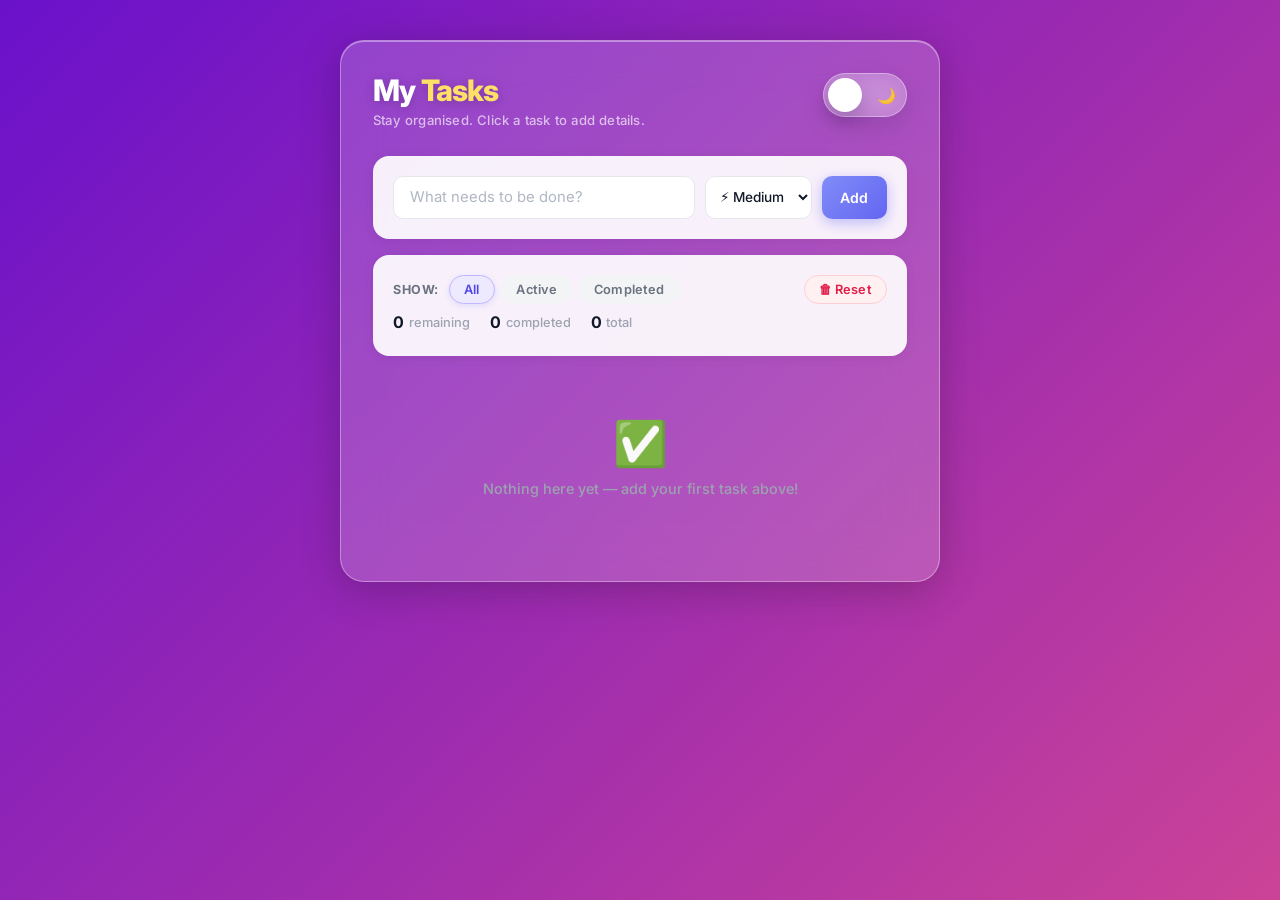
<file: index.html>
<!DOCTYPE html>
<html lang="en">
  <head>
    <meta charset="UTF-8" />
    <meta name="viewport" content="width=device-width, initial-scale=1.0" />
    <title>To-Do List</title>
    <link rel="preconnect" href="https://fonts.googleapis.com" />
    <link rel="preconnect" href="https://fonts.gstatic.com" crossorigin />
    <link href="https://fonts.googleapis.com/css2?family=Inter:wght@400;500;600;700;800&display=swap" rel="stylesheet" />
    <script>
      (() => {
        const savedTheme = localStorage.getItem('theme-preference');
        const preferredTheme = window.matchMedia('(prefers-color-scheme: dark)').matches ? 'dark' : 'light';
        document.documentElement.dataset.theme = savedTheme || preferredTheme;
      })();
    </script>
    <link rel="stylesheet" href="css/styles.css" />
  </head>

  <body>
    <main>
      <header class="app-header">
        <div class="header-top-row">
          <div>
            <h1>My <span>Tasks</span></h1>
            <p class="app-subtitle">Stay organised. Click a task to add details.</p>
          </div>
          <label class="theme-toggle" for="theme-toggle" aria-label="Toggle dark mode">
            <input type="checkbox" id="theme-toggle" aria-label="Toggle between light mode and dark mode" />
            <span class="theme-toggle-track">
              <span class="theme-icon theme-icon-light" aria-hidden="true">☀️</span>
              <span class="theme-toggle-thumb"></span>
              <span class="theme-icon theme-icon-dark" aria-hidden="true">🌙</span>
            </span>
          </label>
        </div>
      </header>

      <!-- Add task -->
      <div class="section">
        <form id="add-form" aria-label="Add a new task">
          <input
            type="text"
            id="task-input"
            placeholder="What needs to be done?"
            maxlength="200"
            autocomplete="off"
            aria-label="Task description"
          />
          <select id="priority-select" aria-label="Priority">
            <option value="medium">⚡ Medium</option>
            <option value="high">🔴 High</option>
            <option value="low">🟢 Low</option>
          </select>
          <button type="submit" id="add-btn">Add</button>
        </form>
      </div>

      <!-- Filter + reset bar -->
      <div class="section">
        <div class="filter-bar" role="group" aria-label="Filter tasks">
          <label>Show:</label>
          <button class="filter-btn active" data-filter="all">All</button>
          <button class="filter-btn" data-filter="active">Active</button>
          <button class="filter-btn" data-filter="completed">Completed</button>
          <button id="reset-btn" aria-label="Clear all tasks">🗑 Reset</button>
        </div>

        <!-- Stats -->
        <p class="stats" aria-live="polite" id="stats"></p>
      </div>

      <!-- Task list -->
      <ul id="task-list" aria-label="Task list"></ul>

      <!-- Empty state -->
      <div id="empty-state" hidden>
        <span class="icon">✅</span>
        Nothing here yet — add your first task above!
      </div>
    </main>

    <!-- Task detail modal -->
    <div class="modal-overlay" id="modal-overlay" role="dialog" aria-modal="true" aria-labelledby="modal-task-title">
      <div class="modal">
        <div class="modal-header">
          <div class="modal-title">
            <span>Task Details</span>
            <span id="modal-task-title"></span>
          </div>
          <button class="modal-close" id="modal-close-btn" aria-label="Close">✕</button>
        </div>
        <div class="modal-body">
          <div class="modal-row">
            <div class="modal-field">
              <label for="detail-date">📅 Date</label>
              <input type="date" id="detail-date" />
            </div>
            <div class="modal-field">
              <label for="detail-time">🕐 Time</label>
              <input type="time" id="detail-time" />
            </div>
          </div>
          <div class="modal-field">
            <label for="detail-location">📍 Location</label>
            <input type="text" id="detail-location" placeholder="e.g. 123 Main St" maxlength="200" />
          </div>
          <div class="modal-field">
            <label for="detail-notes">📝 Notes</label>
            <textarea id="detail-notes" rows="3" placeholder="Any extra info…" maxlength="1000"></textarea>
          </div>
        </div>
        <div class="modal-footer">
          <button class="modal-cancel-btn" id="modal-cancel-btn">Cancel</button>
          <button class="modal-save-btn" id="modal-save-btn">Save Details</button>
        </div>
      </div>
    </div>

    <script>
      // ── State ──────────────────────────────────────────────────────────────
      let tasks = [];
      let currentFilter = 'all';
      let nextId = 1;

      // ── DOM refs ───────────────────────────────────────────────────────────
      const form        = document.getElementById('add-form');
      const input       = document.getElementById('task-input');
      const prioritySel = document.getElementById('priority-select');
      const taskList    = document.getElementById('task-list');
      const emptyState  = document.getElementById('empty-state');
      const statsEl     = document.getElementById('stats');
      const filterBtns  = document.querySelectorAll('.filter-btn');
      const resetBtn    = document.getElementById('reset-btn');
      const themeToggle = document.getElementById('theme-toggle');

      // ── Modal refs ─────────────────────────────────────────────────────────
      const modalOverlay   = document.getElementById('modal-overlay');
      const modalTaskTitle = document.getElementById('modal-task-title');
      const detailDate     = document.getElementById('detail-date');
      const detailTime     = document.getElementById('detail-time');
      const detailLocation = document.getElementById('detail-location');
      const detailNotes    = document.getElementById('detail-notes');
      const modalSaveBtn   = document.getElementById('modal-save-btn');
      const modalCancelBtn = document.getElementById('modal-cancel-btn');
      const modalCloseBtn  = document.getElementById('modal-close-btn');
      let   activeModalId  = null;

      // ── Theme ──────────────────────────────────────────────────────────────
      function applyTheme(theme) {
        document.documentElement.dataset.theme = theme;
        if (themeToggle) {
          themeToggle.checked = theme === 'dark';
        }
      }

      const initialTheme = document.documentElement.dataset.theme || 'light';
      applyTheme(initialTheme);

      themeToggle?.addEventListener('change', () => {
        const nextTheme = themeToggle.checked ? 'dark' : 'light';
        applyTheme(nextTheme);
        localStorage.setItem('theme-preference', nextTheme);
      });

      // ── Helpers ────────────────────────────────────────────────────────────
      function escapeHtml(str) {
        return str
          .replace(/&/g, '&amp;')
          .replace(/</g, '&lt;')
          .replace(/>/g, '&gt;')
          .replace(/"/g, '&quot;');
      }

      function priorityLabel(p) {
        return { high: '🔴 High', medium: '⚡ Medium', low: '🟢 Low' }[p] ?? p;
      }

      function hasDetails(task) {
        const d = task.details;
        return d && (d.date || d.time || d.location || d.notes);
      }

      function celebrateCompletion(originElement) {
        if (window.matchMedia('(prefers-reduced-motion: reduce)').matches) return;

        const rect = originElement.getBoundingClientRect();
        const burst = document.createElement('div');
        const colors = ['#818cf8', '#f472b6', '#f59e0b', '#34d399', '#60a5fa'];
        const pieceCount = 18;
        const centerX = rect.left + (rect.width / 2);
        const centerY = rect.top + (rect.height / 2);

        burst.className = 'celebration-burst';

        for (let index = 0; index < pieceCount; index++) {
          const piece = document.createElement('span');
          const angle = (Math.PI * 2 * index) / pieceCount;
          const distance = 45 + Math.random() * 35;
          const size = 7 + Math.random() * 6;

          piece.className = 'celebration-piece';
          piece.style.left = `${centerX}px`;
          piece.style.top = `${centerY}px`;
          piece.style.width = `${size}px`;
          piece.style.height = `${size}px`;
          piece.style.background = colors[index % colors.length];
          piece.style.setProperty('--x', `${Math.cos(angle) * distance}px`);
          piece.style.setProperty('--y', `${Math.sin(angle) * distance}px`);
          piece.style.setProperty('--rotate', `${(Math.random() * 360) - 180}deg`);

          burst.appendChild(piece);
        }

        document.body.appendChild(burst);
        window.setTimeout(() => burst.remove(), 900);
      }

      function openModal(id) {
        const task = tasks.find(t => t.id === id);
        if (!task) return;
        activeModalId        = id;
        modalTaskTitle.textContent = task.text;
        detailDate.value     = task.details.date     || '';
        detailTime.value     = task.details.time     || '';
        detailLocation.value = task.details.location || '';
        detailNotes.value    = task.details.notes    || '';
        modalOverlay.classList.add('open');
        detailDate.focus();
      }

      function closeModal() {
        modalOverlay.classList.remove('open');
        activeModalId = null;
      }

      function saveModal() {
        const task = tasks.find(t => t.id === activeModalId);
        if (task) {
          task.details.date     = detailDate.value;
          task.details.time     = detailTime.value;
          task.details.location = detailLocation.value.trim();
          task.details.notes    = detailNotes.value.trim();
        }
        closeModal();
        render();
      }

      // Modal controls
      modalSaveBtn.addEventListener('click', saveModal);
      modalCancelBtn.addEventListener('click', closeModal);
      modalCloseBtn.addEventListener('click', closeModal);
      modalOverlay.addEventListener('click', e => { if (e.target === modalOverlay) closeModal(); });
      document.addEventListener('keydown', e => {
        if (e.key === 'Escape' && modalOverlay.classList.contains('open')) closeModal();
      });

      // ── Render ─────────────────────────────────────────────────────────────
      function render() {
        const priorityOrder = { high: 0, medium: 1, low: 2 };
        const visible = tasks
          .filter(t => {
            if (currentFilter === 'active')    return !t.completed;
            if (currentFilter === 'completed') return  t.completed;
            return true;
          })
          .sort((a, b) => (priorityOrder[a.priority] ?? 1) - (priorityOrder[b.priority] ?? 1));

        taskList.innerHTML = '';

        visible.forEach(task => {
          const li = document.createElement('li');
          li.className = 'task-item' + (task.completed ? ' completed' : '');
          li.dataset.id = task.id;
          li.innerHTML = `
            <input
              type="checkbox"
              class="task-checkbox"
              ${task.completed ? 'checked' : ''}
              aria-label="Mark '${escapeHtml(task.text)}' as ${task.completed ? 'active' : 'completed'}"
            />
            <span class="task-text" role="button" tabindex="0" title="Click to view / add details" aria-label="Open details for '${escapeHtml(task.text)}'"><span class="task-title-text">${escapeHtml(task.text)}</span>${hasDetails(task) ? '<span class="detail-dot" title="Has details"></span>' : ''}</span>
            <span class="priority-badge priority-${task.priority}">${priorityLabel(task.priority)}</span>
            <button class="edit-btn" aria-label="Edit task '${escapeHtml(task.text)}'" ${task.completed ? 'disabled style="opacity:0.35;cursor:not-allowed"' : ''}>✏</button>
            <button class="delete-btn" aria-label="Delete task '${escapeHtml(task.text)}'">✕</button>
          `;
          taskList.appendChild(li);
        });

        // Empty state
        emptyState.hidden = visible.length > 0;

        // Stats
        const total     = tasks.length;
        const done      = tasks.filter(t => t.completed).length;
        const remaining = total - done;
        statsEl.innerHTML =
          `<span class="stat-chip"><strong>${remaining}</strong> remaining</span>
           <span class="stat-chip"><strong>${done}</strong> completed</span>
           <span class="stat-chip"><strong>${total}</strong> total</span>`;
      }

      // ── Add task (form submit + Enter key handled by submit event) ─────────
      form.addEventListener('submit', e => {
        e.preventDefault();
        const text = input.value.trim();

        if (!text) {
          input.classList.add('error');
          input.addEventListener('animationend', () => input.classList.remove('error'), { once: true });
          input.focus();
          return;
        }

        tasks.push({
          id: nextId++,
          text,
          completed: false,
          priority: prioritySel.value,
          details: { date: '', time: '', location: '', notes: '' },
        });

        input.value = '';
        input.focus();
        render();
      });

      // ── Toggle complete & delete (event delegation) ────────────────────────
      taskList.addEventListener('click', e => {
        const li = e.target.closest('.task-item');
        if (!li) return;
        const id = Number(li.dataset.id);

        if (e.target.classList.contains('task-checkbox')) {
          const task = tasks.find(t => t.id === id);
          if (task) {
            const wasCompleted = task.completed;
            task.completed = e.target.checked;

            if (!wasCompleted && task.completed) celebrateCompletion(e.target);

            render();
          }
        }

        if (e.target.classList.contains('delete-btn')) {
          tasks = tasks.filter(t => t.id !== id);
          render();
        }

        // Open detail modal when clicking the task text
        if (e.target.classList.contains('task-text') || e.target.classList.contains('task-title-text') || e.target.classList.contains('detail-dot')) {
          openModal(id);
          return;
        }

        if (e.target.classList.contains('edit-btn')) {
          const task = tasks.find(t => t.id === id);
          if (!task) return;
          // Replace row content with inline edit UI
          li.innerHTML = `
            <input class="edit-input" type="text" value="${escapeHtml(task.text)}" maxlength="200" aria-label="Edit task text" />
            <button class="save-btn">Save</button>
            <button class="cancel-btn">Cancel</button>
          `;
          const editInput = li.querySelector('.edit-input');
          editInput.focus();
          editInput.select();

          const commitEdit = () => {
            const newText = editInput.value.trim();
            if (newText) task.text = newText;
            render();
          };

          li.querySelector('.save-btn').addEventListener('click', commitEdit);
          li.querySelector('.cancel-btn').addEventListener('click', () => render());
          editInput.addEventListener('keydown', e => {
            if (e.key === 'Enter')  { e.preventDefault(); commitEdit(); }
            if (e.key === 'Escape') { render(); }
          });
        }
      });

      // ── Keyboard: Enter on task-text opens modal; Escape clears add-input ──
      taskList.addEventListener('keydown', e => {
        if (e.key === 'Enter' && e.target.classList.contains('task-text')) {
          const li = e.target.closest('.task-item');
          if (li) openModal(Number(li.dataset.id));
        }
      });

      input.addEventListener('keydown', e => {
        if (e.key === 'Escape') {
          input.value = '';
        }
      });

      // ── Filter buttons ─────────────────────────────────────────────────────
      filterBtns.forEach(btn => {
        btn.addEventListener('click', () => {
          currentFilter = btn.dataset.filter;
          filterBtns.forEach(b => b.classList.toggle('active', b === btn));
          render();
        });
      });

      // ── Reset ──────────────────────────────────────────────────────────────
      resetBtn.addEventListener('click', () => {
        if (tasks.length === 0) return;
        if (confirm('Clear all tasks and start over?')) {
          tasks         = [];
          nextId        = 1;
          currentFilter = 'all';
          filterBtns.forEach(b => b.classList.toggle('active', b.dataset.filter === 'all'));
          input.value   = '';
          render();
        }
      });

      // ── Initial render ─────────────────────────────────────────────────────
      render();
    </script>
  </body>
</html>
</file>
<file: css/styles.css>
/* ── Reset & base ── */
*, *::before, *::after { box-sizing: border-box; margin: 0; padding: 0; }

:root {
  color-scheme: light;
  --page-bg: linear-gradient(135deg, #6a11cb 0%, #fc5c7d 50%, #f7971e 100%);
  --text-color: #1a1a2e;
  --main-bg: rgba(255, 255, 255, 0.18);
  --main-border: rgba(255, 255, 255, 0.35);
  --main-shadow: 0 8px 40px rgba(0, 0, 0, 0.22), 0 1px 0 rgba(255, 255, 255, 0.4) inset;
  --heading-color: #fff;
  --heading-accent: #ffe066;
  --subtitle-color: rgba(255, 255, 255, 0.65);
  --section-bg: rgba(255, 255, 255, 0.92);
  --section-shadow: 0 2px 12px rgba(0, 0, 0, 0.07);
  --input-bg: #fff;
  --input-border: #e5e7eb;
  --input-text: #111827;
  --input-placeholder: #b0b7c3;
  --label-color: #6b7280;
  --muted-text: #9ca3af;
  --chip-bg: #f3f4f6;
  --chip-text: #6b7280;
  --chip-hover-bg: #e5e7eb;
  --chip-hover-text: #374151;
  --task-bg: #fff;
  --task-border: #f3f4f6;
  --task-hover-border: #e5e7eb;
  --task-text: #111827;
  --task-completed-bg: #f9fafb;
  --task-completed-text: #9ca3af;
  --icon-button: #d1d5db;
  --edit-input-bg: #f5f3ff;
  --edit-input-text: #1e1b4b;
  --modal-overlay-bg: rgba(15, 10, 40, 0.6);
  --modal-bg: #fff;
  --modal-header-bg: linear-gradient(135deg, #f5f3ff, #ede9fe);
  --modal-header-border: #e9d5ff;
  --modal-title-text: #1e1b4b;
  --modal-field-bg: #f9fafb;
  --modal-footer-border: #f3f4f6;
  --toggle-bg: rgba(255, 255, 255, 0.22);
  --toggle-border: rgba(255, 255, 255, 0.35);
  --toggle-shadow: 0 10px 24px rgba(15, 23, 42, 0.12);
  --toggle-icon: rgba(255, 255, 255, 0.88);
  --toggle-thumb-bg: #ffffff;
}

:root[data-theme='dark'] {
  color-scheme: dark;
  --page-bg: linear-gradient(135deg, #0f172a 0%, #1e1b4b 45%, #0f766e 100%);
  --text-color: #e5eefc;
  --main-bg: rgba(15, 23, 42, 0.68);
  --main-border: rgba(148, 163, 184, 0.2);
  --main-shadow: 0 18px 50px rgba(2, 6, 23, 0.45), 0 1px 0 rgba(255, 255, 255, 0.05) inset;
  --heading-color: #f8fafc;
  --heading-accent: #fcd34d;
  --subtitle-color: rgba(226, 232, 240, 0.75);
  --section-bg: rgba(15, 23, 42, 0.82);
  --section-shadow: 0 12px 30px rgba(2, 6, 23, 0.22);
  --input-bg: rgba(15, 23, 42, 0.92);
  --input-border: #334155;
  --input-text: #e2e8f0;
  --input-placeholder: #64748b;
  --label-color: #94a3b8;
  --muted-text: #94a3b8;
  --chip-bg: rgba(51, 65, 85, 0.75);
  --chip-text: #cbd5e1;
  --chip-hover-bg: rgba(71, 85, 105, 0.88);
  --chip-hover-text: #f8fafc;
  --task-bg: rgba(15, 23, 42, 0.94);
  --task-border: #334155;
  --task-hover-border: #475569;
  --task-text: #e2e8f0;
  --task-completed-bg: rgba(30, 41, 59, 0.95);
  --task-completed-text: #64748b;
  --icon-button: #94a3b8;
  --edit-input-bg: rgba(49, 46, 129, 0.22);
  --edit-input-text: #e0e7ff;
  --modal-overlay-bg: rgba(2, 6, 23, 0.76);
  --modal-bg: #0f172a;
  --modal-header-bg: linear-gradient(135deg, #1e1b4b, #312e81);
  --modal-header-border: rgba(129, 140, 248, 0.28);
  --modal-title-text: #e0e7ff;
  --modal-field-bg: #111827;
  --modal-footer-border: #1e293b;
  --toggle-bg: rgba(15, 23, 42, 0.46);
  --toggle-border: rgba(148, 163, 184, 0.34);
  --toggle-shadow: 0 10px 24px rgba(2, 6, 23, 0.35);
  --toggle-icon: rgba(226, 232, 240, 0.9);
  --toggle-thumb-bg: linear-gradient(135deg, #818cf8, #38bdf8);
}

body {
  font-family: 'Inter', 'Segoe UI', system-ui, sans-serif;
  background: var(--page-bg);
  background-size: 300% 300%;
  animation: bg-shift 12s ease infinite;
  color: var(--text-color);
  min-height: 100vh;
  display: flex;
  justify-content: center;
  align-items: flex-start;
  padding: 2.5rem 1rem 4rem;
}

@keyframes bg-shift {
  0%   { background-position: 0% 50%; }
  50%  { background-position: 100% 50%; }
  100% { background-position: 0% 50%; }
}

/* ── Glassmorphism card ── */
main {
  width: 100%;
  max-width: 600px;
  background: var(--main-bg);
  backdrop-filter: blur(24px);
  -webkit-backdrop-filter: blur(24px);
  border: 1px solid var(--main-border);
  border-radius: 24px;
  padding: 2rem 2rem 2.5rem;
  box-shadow: var(--main-shadow);
}

/* ── Header ── */
.app-header {
  margin-bottom: 1.75rem;
}

.header-top-row {
  display: flex;
  justify-content: space-between;
  align-items: flex-start;
  gap: 1rem;
}

h1 {
  font-size: 1.85rem;
  font-weight: 800;
  letter-spacing: -0.8px;
  color: var(--heading-color);
  text-shadow: 0 2px 12px rgba(0, 0, 0, 0.2);
  line-height: 1.15;
}

h1 span { color: var(--heading-accent); }

.app-subtitle {
  font-size: 0.82rem;
  font-weight: 500;
  color: var(--subtitle-color);
  margin-top: 0.3rem;
  letter-spacing: 0.2px;
}

.theme-toggle {
  position: relative;
  display: inline-flex;
  align-items: center;
  cursor: pointer;
  flex-shrink: 0;
}

.theme-toggle input {
  position: absolute;
  opacity: 0;
  pointer-events: none;
}

.theme-toggle-track {
  display: inline-flex;
  align-items: center;
  gap: 0.45rem;
  width: 84px;
  height: 44px;
  padding: 0 0.6rem;
  border-radius: 999px;
  background: var(--toggle-bg);
  border: 1px solid var(--toggle-border);
  box-shadow: var(--toggle-shadow);
  backdrop-filter: blur(12px);
  -webkit-backdrop-filter: blur(12px);
  position: relative;
}

.theme-icon {
  font-size: 0.95rem;
  z-index: 1;
  color: var(--toggle-icon);
}

.theme-icon-dark {
  margin-left: auto;
}

.theme-toggle-thumb {
  position: absolute;
  top: 4px;
  left: 4px;
  width: 34px;
  height: 34px;
  border-radius: 50%;
  background: var(--toggle-thumb-bg);
  box-shadow: 0 8px 18px rgba(15, 23, 42, 0.2);
  transition: transform 0.22s ease;
}

.theme-toggle input:checked + .theme-toggle-track .theme-toggle-thumb {
  transform: translateX(40px);
}

.theme-toggle input:focus-visible + .theme-toggle-track {
  outline: 3px solid rgba(129, 140, 248, 0.32);
  outline-offset: 2px;
}

/* ── Section card ── */
.section {
  background: var(--section-bg);
  border-radius: 16px;
  padding: 1.25rem;
  margin-bottom: 1rem;
  box-shadow: var(--section-shadow);
}

/* ── Add-task form ── */
form#add-form {
  display: flex;
  gap: 0.6rem;
}

#task-input {
  flex: 1;
  padding: 0.72rem 1rem;
  border: 1.5px solid var(--input-border);
  border-radius: 10px;
  font-size: 0.93rem;
  font-family: inherit;
  font-weight: 500;
  transition: border-color 0.2s, box-shadow 0.2s;
  background: var(--input-bg);
  color: var(--input-text);
}

#task-input::placeholder { color: var(--input-placeholder); font-weight: 400; }

#task-input:focus {
  outline: none;
  border-color: #818cf8;
  box-shadow: 0 0 0 3px rgba(129, 140, 248, 0.18);
}

#task-input.error {
  border-color: #f87171;
  box-shadow: 0 0 0 3px rgba(248, 113, 113, 0.18);
  animation: shake 0.3s;
}

@keyframes shake {
  0%, 100% { transform: translateX(0); }
  25%       { transform: translateX(-6px); }
  75%       { transform: translateX(6px); }
}

/* ── Buttons base ── */
button {
  cursor: pointer;
  border: none;
  border-radius: 10px;
  font-family: inherit;
  font-size: 0.88rem;
  font-weight: 600;
  padding: 0.72rem 1.15rem;
  transition: background 0.15s, box-shadow 0.15s, transform 0.1s;
  letter-spacing: 0.1px;
}

button:active { transform: scale(0.96); }

#add-btn {
  background: linear-gradient(135deg, #818cf8, #6366f1);
  color: #fff;
  white-space: nowrap;
  box-shadow: 0 4px 14px rgba(99, 102, 241, 0.4);
}

#add-btn:hover {
  background: linear-gradient(135deg, #6366f1, #4f46e5);
  box-shadow: 0 6px 18px rgba(99, 102, 241, 0.5);
}

/* ── Priority selector ── */
#priority-select {
  padding: 0.72rem 0.65rem;
  border: 1.5px solid var(--input-border);
  border-radius: 10px;
  font-size: 0.85rem;
  font-family: inherit;
  font-weight: 500;
  background: var(--input-bg);
  color: var(--input-text);
  cursor: pointer;
  transition: border-color 0.2s, box-shadow 0.2s;
}

#priority-select:focus {
  outline: none;
  border-color: #818cf8;
  box-shadow: 0 0 0 3px rgba(129, 140, 248, 0.18);
}

/* ── Filter + reset bar ── */
.filter-bar {
  display: flex;
  align-items: center;
  gap: 0.4rem;
  flex-wrap: wrap;
}

.filter-bar label {
  font-size: 0.78rem;
  font-weight: 700;
  color: var(--label-color);
  text-transform: uppercase;
  letter-spacing: 0.6px;
  margin-right: 0.2rem;
}

.filter-btn {
  background: var(--chip-bg);
  color: var(--chip-text);
  padding: 0.38rem 0.9rem;
  font-size: 0.8rem;
  border-radius: 999px;
  font-weight: 600;
  border: 1.5px solid transparent;
  transition: background 0.15s, color 0.15s, border-color 0.15s, box-shadow 0.15s;
}

.filter-btn:hover {
  background: var(--chip-hover-bg);
  color: var(--chip-hover-text);
}

.filter-btn.active {
  background: #ede9fe;
  color: #4f46e5;
  border-color: #c4b5fd;
  box-shadow: 0 2px 6px rgba(99, 102, 241, 0.15);
}

#reset-btn {
  margin-left: auto;
  background: #fff1f2;
  color: #e11d48;
  padding: 0.38rem 0.9rem;
  font-size: 0.8rem;
  border-radius: 999px;
  border: 1.5px solid #fecdd3;
  font-weight: 600;
}

#reset-btn:hover {
  background: #ffe4e6;
  border-color: #fca5a5;
}

/* ── Stats strip ── */
.stats {
  font-size: 0.8rem;
  font-weight: 500;
  color: var(--muted-text);
  padding: 0.5rem 0 0.25rem;
  display: flex;
  gap: 1.25rem;
}

.stat-chip {
  display: flex;
  align-items: center;
  gap: 0.3rem;
}

.stat-chip strong {
  font-size: 1rem;
  font-weight: 700;
  color: var(--input-text);
}

/* ── Task list ── */
#task-list {
  list-style: none;
  display: flex;
  flex-direction: column;
  gap: 0.5rem;
}

/* ── Empty state ── */
#empty-state {
  text-align: center;
  padding: 2.75rem 1rem;
  color: var(--muted-text);
  font-size: 0.9rem;
  font-weight: 500;
}

#empty-state .icon {
  font-size: 2.75rem;
  display: block;
  margin-bottom: 0.65rem;
}

/* ── Task item ── */
.task-item {
  display: flex;
  align-items: center;
  gap: 0.75rem;
  background: var(--task-bg);
  border: 1.5px solid var(--task-border);
  border-radius: 12px;
  padding: 0.85rem 1rem;
  transition: box-shadow 0.18s, border-color 0.18s, opacity 0.2s;
  animation: slide-in 0.22s ease;
}

.task-item:hover {
  box-shadow: 0 4px 16px rgba(0, 0, 0, 0.08);
  border-color: var(--task-hover-border);
}

@keyframes slide-in {
  from { opacity: 0; transform: translateY(-8px); }
  to   { opacity: 1; transform: translateY(0); }
}

.task-item.completed {
  opacity: 0.5;
  background: var(--task-completed-bg);
  border-color: var(--task-border);
}

/* ── Completion celebration ── */
.celebration-burst {
  position: fixed;
  inset: 0;
  pointer-events: none;
  z-index: 250;
}

.celebration-piece {
  position: fixed;
  width: 10px;
  height: 10px;
  border-radius: 999px;
  opacity: 0;
  animation: confetti-burst 850ms cubic-bezier(0.2, 0.8, 0.2, 1) forwards;
  box-shadow: 0 4px 10px rgba(0, 0, 0, 0.12);
}

@keyframes confetti-burst {
  0% {
    transform: translate(0, 0) scale(0.5) rotate(0deg);
    opacity: 0;
  }
  12% {
    opacity: 1;
  }
  100% {
    transform: translate(var(--x), var(--y)) scale(1.05) rotate(var(--rotate));
    opacity: 0;
  }
}

/* ── Custom checkbox ── */
.task-checkbox {
  appearance: none;
  -webkit-appearance: none;
  width: 1.2rem;
  height: 1.2rem;
  min-width: 1.2rem;
  border: 2px solid #d1d5db;
  border-radius: 50%;
  cursor: pointer;
  transition: background 0.15s, border-color 0.15s, box-shadow 0.15s;
  position: relative;
}

.task-checkbox:hover {
  border-color: #818cf8;
  box-shadow: 0 0 0 3px rgba(129, 140, 248, 0.15);
}

.task-checkbox:checked {
  background: linear-gradient(135deg, #818cf8, #6366f1);
  border-color: #6366f1;
}

.task-checkbox:checked::after {
  content: '';
  position: absolute;
  left: 3px;
  top: 0px;
  width: 5px;
  height: 9px;
  border: 2px solid #fff;
  border-top: none;
  border-left: none;
  transform: rotate(45deg);
}

/* ── Task text ── */
.task-text {
  flex: 1;
  font-size: 0.92rem;
  font-weight: 500;
  word-break: break-word;
  line-height: 1.45;
  cursor: pointer;
  color: var(--task-text);
}

.task-text:hover .task-title-text {
  text-decoration: underline;
  text-decoration-style: dotted;
  text-decoration-color: #818cf8;
}

.task-item.completed .task-text {
  text-decoration: line-through;
  color: var(--task-completed-text);
}

/* ── Priority badge ── */
.priority-badge {
  font-size: 0.67rem;
  font-weight: 700;
  padding: 0.2rem 0.55rem;
  border-radius: 999px;
  text-transform: uppercase;
  letter-spacing: 0.6px;
  white-space: nowrap;
}

.priority-high   { background: #fee2e2; color: #dc2626; }
.priority-medium { background: #fef3c7; color: #d97706; }
.priority-low    { background: #dcfce7; color: #16a34a; }

/* ── Icon action buttons ── */
.edit-btn,
.delete-btn {
  background: transparent;
  color: var(--icon-button);
  padding: 0.3rem 0.45rem;
  font-size: 0.9rem;
  border-radius: 8px;
  line-height: 1;
  transition: background 0.15s, color 0.15s;
}

.edit-btn:hover   { background: #ede9fe; color: #6366f1; }
.delete-btn:hover { background: #fee2e2; color: #dc2626; }

/* ── Inline edit ── */
.edit-input {
  flex: 1;
  padding: 0.4rem 0.65rem;
  border: 1.5px solid #818cf8;
  border-radius: 8px;
  font-size: 0.92rem;
  font-family: inherit;
  font-weight: 500;
  outline: none;
  background: var(--edit-input-bg);
  color: var(--edit-input-text);
  box-shadow: 0 0 0 3px rgba(129, 140, 248, 0.15);
}

.save-btn {
  background: linear-gradient(135deg, #818cf8, #6366f1);
  color: #fff;
  padding: 0.38rem 0.85rem;
  font-size: 0.8rem;
  box-shadow: 0 2px 8px rgba(99, 102, 241, 0.3);
}

.save-btn:hover { background: linear-gradient(135deg, #6366f1, #4f46e5); }

.cancel-btn {
  background: #f3f4f6;
  color: #6b7280;
  padding: 0.38rem 0.85rem;
  font-size: 0.8rem;
}

.cancel-btn:hover { background: #e5e7eb; }

/* ── Detail dot ── */
.detail-dot {
  display: inline-block;
  width: 6px;
  height: 6px;
  border-radius: 50%;
  background: #818cf8;
  margin-left: 5px;
  vertical-align: middle;
  flex-shrink: 0;
}

/* ── Modal overlay ── */
.modal-overlay {
  display: none;
  position: fixed;
  inset: 0;
  background: var(--modal-overlay-bg);
  backdrop-filter: blur(6px);
  z-index: 100;
  justify-content: center;
  align-items: center;
  padding: 1rem;
}

.modal-overlay.open {
  display: flex;
  animation: fade-in 0.18s ease;
}

@keyframes fade-in {
  from { opacity: 0; }
  to   { opacity: 1; }
}

/* ── Modal box ── */
.modal {
  background: var(--modal-bg);
  border-radius: 20px;
  width: 100%;
  max-width: 460px;
  box-shadow: 0 24px 70px rgba(0, 0, 0, 0.3);
  animation: pop-in 0.22s cubic-bezier(0.34, 1.56, 0.64, 1);
  overflow: hidden;
}

@keyframes pop-in {
  from { transform: scale(0.88); opacity: 0; }
  to   { transform: scale(1);    opacity: 1; }
}

.modal-header {
  display: flex;
  align-items: flex-start;
  justify-content: space-between;
  padding: 1.4rem 1.5rem 1rem;
  background: var(--modal-header-bg);
  border-bottom: 1px solid var(--modal-header-border);
  gap: 0.75rem;
}

.modal-title {
  font-size: 1rem;
  font-weight: 700;
  color: var(--modal-title-text);
  line-height: 1.4;
  flex: 1;
}

.modal-title span {
  display: block;
  font-size: 0.72rem;
  font-weight: 600;
  color: #818cf8;
  margin-bottom: 3px;
  text-transform: uppercase;
  letter-spacing: 0.8px;
}

.modal-close {
  background: rgba(255, 255, 255, 0.7);
  color: var(--label-color);
  border-radius: 8px;
  padding: 0.3rem 0.55rem;
  font-size: 0.95rem;
  line-height: 1;
  flex-shrink: 0;
  border: 1px solid rgba(0, 0, 0, 0.06);
}

.modal-close:hover { background: #fee2e2; color: #dc2626; border-color: #fca5a5; }

.modal-body {
  padding: 1.25rem 1.5rem 0.75rem;
  display: flex;
  flex-direction: column;
  gap: 1rem;
}

.modal-row {
  display: flex;
  gap: 0.85rem;
}

.modal-field {
  display: flex;
  flex-direction: column;
  flex: 1;
  gap: 0.35rem;
}

.modal-field label {
  font-size: 0.72rem;
  font-weight: 700;
  color: var(--label-color);
  text-transform: uppercase;
  letter-spacing: 0.6px;
}

.modal-field input,
.modal-field textarea {
  padding: 0.6rem 0.8rem;
  border: 1.5px solid var(--input-border);
  border-radius: 10px;
  font-size: 0.9rem;
  font-family: inherit;
  font-weight: 500;
  background: var(--modal-field-bg);
  transition: border-color 0.18s, box-shadow 0.18s;
  resize: vertical;
  color: var(--input-text);
}

.modal-field input::placeholder,
.modal-field textarea::placeholder {
  color: var(--input-placeholder);
}

.modal-field input:focus,
.modal-field textarea:focus {
  outline: none;
  border-color: #818cf8;
  background: var(--input-bg);
  box-shadow: 0 0 0 3px rgba(129, 140, 248, 0.15);
}

.modal-footer {
  display: flex;
  justify-content: flex-end;
  gap: 0.6rem;
  padding: 0.85rem 1.5rem 1.25rem;
  border-top: 1px solid var(--modal-footer-border);
}

.modal-save-btn {
  background: linear-gradient(135deg, #818cf8, #6366f1);
  color: #fff;
  padding: 0.6rem 1.35rem;
  font-size: 0.88rem;
  box-shadow: 0 4px 14px rgba(99, 102, 241, 0.35);
}

.modal-save-btn:hover {
  background: linear-gradient(135deg, #6366f1, #4f46e5);
  box-shadow: 0 6px 18px rgba(99, 102, 241, 0.45);
}

.modal-cancel-btn {
  background: #f3f4f6;
  color: #6b7280;
  padding: 0.6rem 1.1rem;
  font-size: 0.88rem;
  border: 1.5px solid #e5e7eb;
}

.modal-cancel-btn:hover { background: #e5e7eb; }

@media (max-width: 640px) {
  .header-top-row {
    flex-direction: column;
    align-items: stretch;
  }

  .theme-toggle {
    align-self: flex-end;
  }
}
</file>
